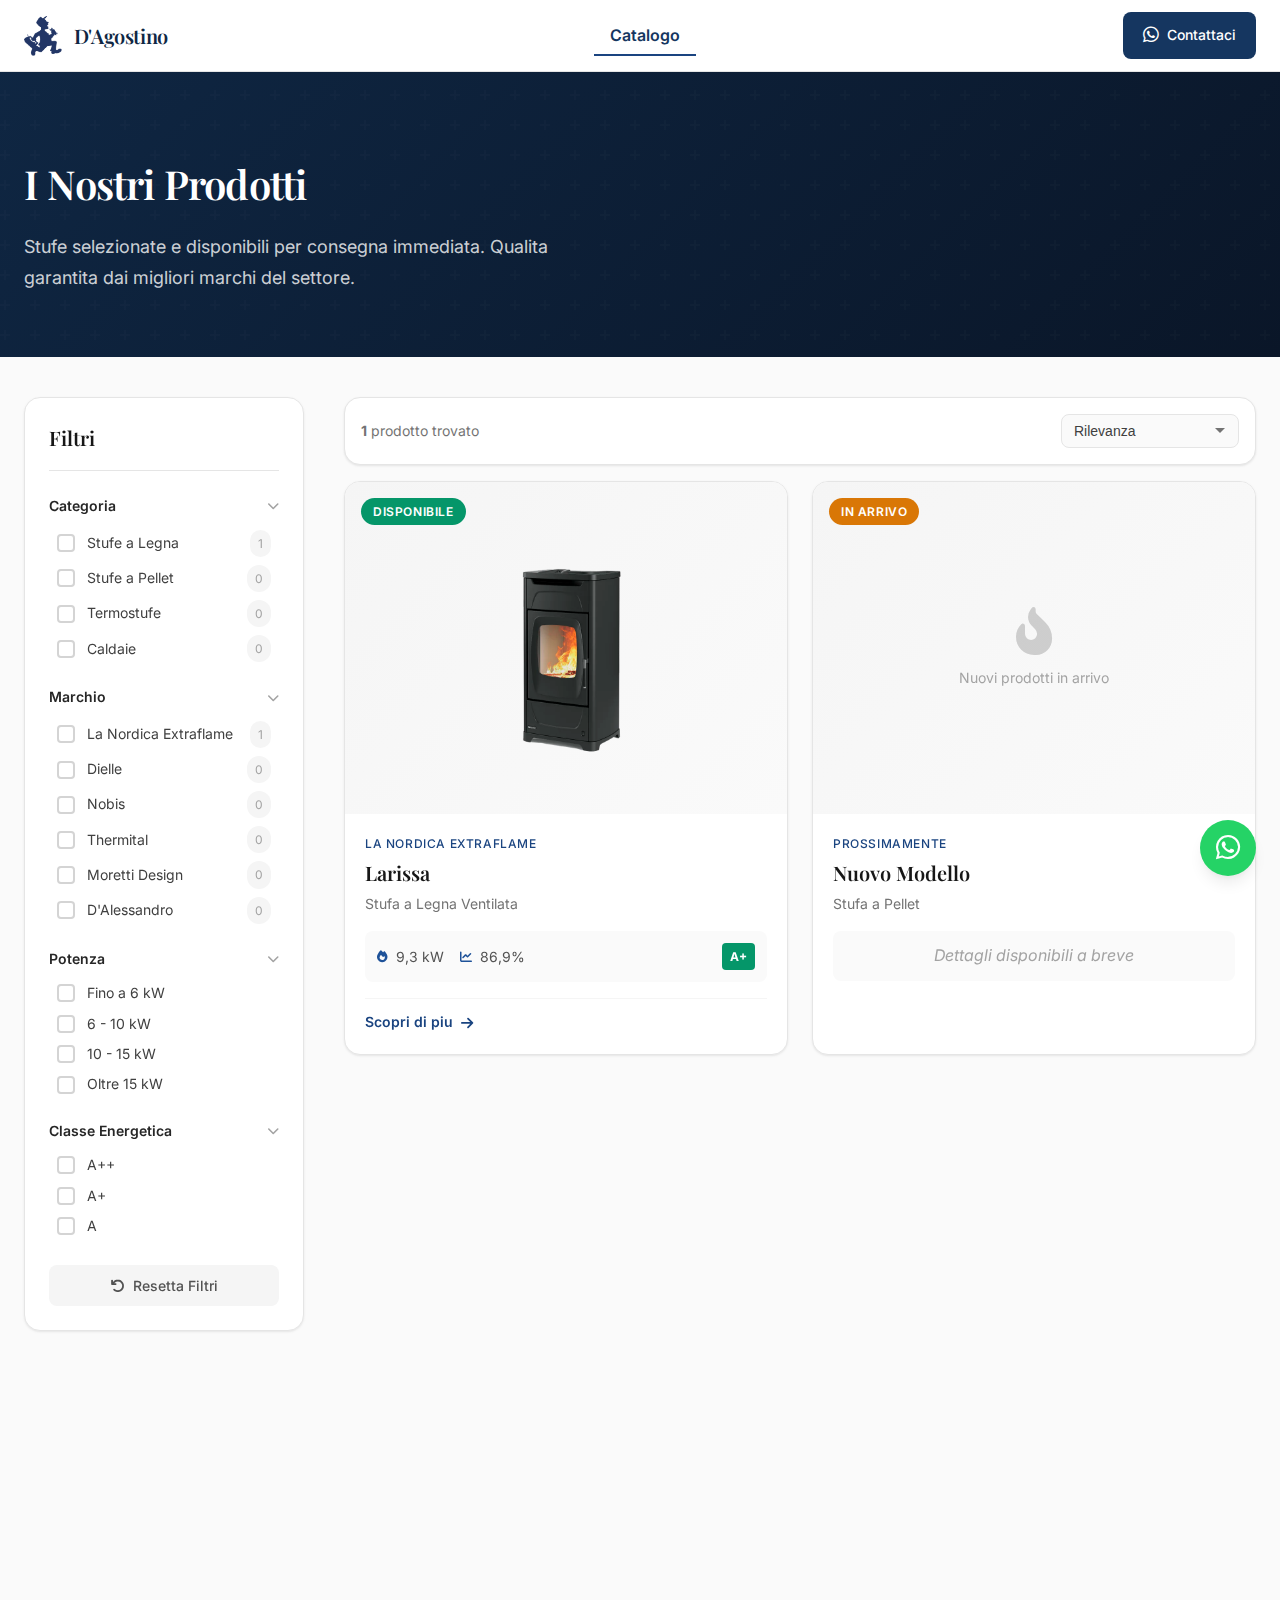
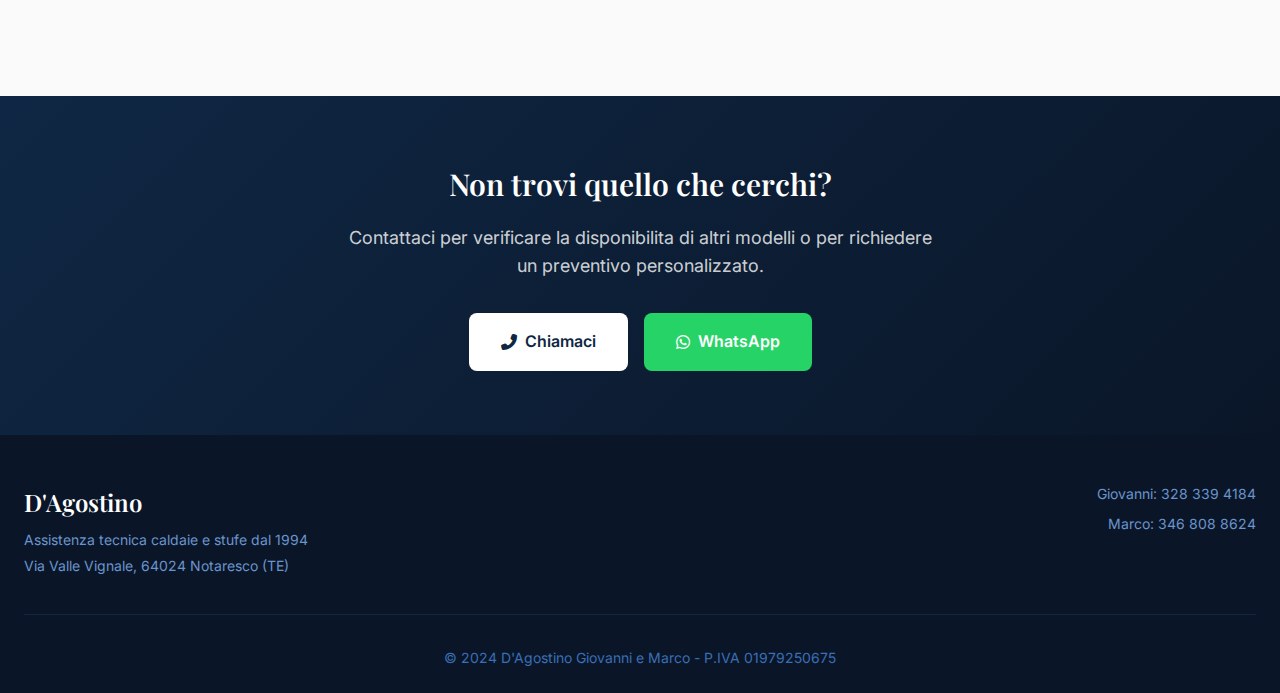
<file: index.html>
<!DOCTYPE html>
<html lang="it">
<head>
    <meta charset="UTF-8">
    <meta name="viewport" content="width=device-width, initial-scale=1.0">
    <meta name="description" content="Catalogo stufe a legna e pellet disponibili in pronta consegna - D'Agostino Giovanni e Marco, Notaresco (TE)">
    <title>Prodotti in Stock | D'Agostino - Stufe e Caldaie</title>

    <!-- Google Fonts - Inter + Playfair Display -->
    <link rel="preconnect" href="https://fonts.googleapis.com">
    <link rel="preconnect" href="https://fonts.gstatic.com" crossorigin>
    <link href="https://fonts.googleapis.com/css2?family=Inter:wght@300;400;500;600;700&family=Playfair+Display:wght@500;600;700&display=swap" rel="stylesheet">

    <!-- Font Awesome -->
    <link rel="stylesheet" href="https://cdnjs.cloudflare.com/ajax/libs/font-awesome/6.4.0/css/all.min.css">

    <link rel="stylesheet" href="css/catalogo.css">
</head>
<body>
    <!-- Minimal Header -->
    <header class="header">
        <div class="container">
            <a href="prodotti.html" class="logo">
                <img src="foto/logo.png" alt="D'Agostino" class="logo-img">
                <span class="logo-text">D'Agostino</span>
            </a>
            <nav class="nav">
                <a href="prodotti.html" class="nav-link active">Catalogo</a>
            </nav>
            <a href="https://wa.me/393468088624" class="header-cta" target="_blank" rel="noopener">
                <i class="fab fa-whatsapp"></i>
                <span>Contattaci</span>
            </a>
            <button class="mobile-menu-btn" id="mobileMenuBtn" aria-label="Menu">
                <span></span>
                <span></span>
                <span></span>
            </button>
        </div>
    </header>

    <!-- Mobile Menu -->
    <div class="mobile-menu" id="mobileMenu">
        <nav class="mobile-nav">
            <a href="prodotti.html" class="mobile-nav-link active">Catalogo</a>
            <a href="https://wa.me/393468088624" class="mobile-nav-link whatsapp" target="_blank" rel="noopener">
                <i class="fab fa-whatsapp"></i> Scrivici su WhatsApp
            </a>
        </nav>
    </div>

    <!-- Page Hero -->
    <section class="page-hero">
        <div class="container">
            <div class="hero-content">
                <h1>I Nostri Prodotti</h1>
                <p>Stufe selezionate e disponibili per consegna immediata. Qualita garantita dai migliori marchi del settore.</p>
            </div>
        </div>
    </section>

    <!-- Catalog Section -->
    <section class="catalog">
        <div class="container">
            <!-- Filters Sidebar -->
            <aside class="filters" id="filters">
                <div class="filters-header">
                    <h3>Filtri</h3>
                    <button class="filters-close" id="filtersClose">
                        <i class="fas fa-times"></i>
                    </button>
                </div>

                <!-- Category Filter -->
                <div class="filter-group">
                    <h4 class="filter-title">
                        <span>Categoria</span>
                        <i class="fas fa-chevron-down"></i>
                    </h4>
                    <div class="filter-options">
                        <label class="filter-option">
                            <input type="checkbox" name="category" value="legna">
                            <span class="checkmark"></span>
                            <span class="option-label">Stufe a Legna</span>
                            <span class="option-count">1</span>
                        </label>
                        <label class="filter-option">
                            <input type="checkbox" name="category" value="pellet">
                            <span class="checkmark"></span>
                            <span class="option-label">Stufe a Pellet</span>
                            <span class="option-count">0</span>
                        </label>
                        <label class="filter-option">
                            <input type="checkbox" name="category" value="termostufe">
                            <span class="checkmark"></span>
                            <span class="option-label">Termostufe</span>
                            <span class="option-count">0</span>
                        </label>
                        <label class="filter-option">
                            <input type="checkbox" name="category" value="caldaie">
                            <span class="checkmark"></span>
                            <span class="option-label">Caldaie</span>
                            <span class="option-count">0</span>
                        </label>
                    </div>
                </div>

                <!-- Brand Filter -->
                <div class="filter-group">
                    <h4 class="filter-title">
                        <span>Marchio</span>
                        <i class="fas fa-chevron-down"></i>
                    </h4>
                    <div class="filter-options">
                        <label class="filter-option">
                            <input type="checkbox" name="brand" value="nordica">
                            <span class="checkmark"></span>
                            <span class="option-label">La Nordica Extraflame</span>
                            <span class="option-count">1</span>
                        </label>
                        <label class="filter-option">
                            <input type="checkbox" name="brand" value="dielle">
                            <span class="checkmark"></span>
                            <span class="option-label">Dielle</span>
                            <span class="option-count">0</span>
                        </label>
                        <label class="filter-option">
                            <input type="checkbox" name="brand" value="nobis">
                            <span class="checkmark"></span>
                            <span class="option-label">Nobis</span>
                            <span class="option-count">0</span>
                        </label>
                        <label class="filter-option">
                            <input type="checkbox" name="brand" value="thermital">
                            <span class="checkmark"></span>
                            <span class="option-label">Thermital</span>
                            <span class="option-count">0</span>
                        </label>
                        <label class="filter-option">
                            <input type="checkbox" name="brand" value="moretti">
                            <span class="checkmark"></span>
                            <span class="option-label">Moretti Design</span>
                            <span class="option-count">0</span>
                        </label>
                        <label class="filter-option">
                            <input type="checkbox" name="brand" value="dalessandro">
                            <span class="checkmark"></span>
                            <span class="option-label">D'Alessandro</span>
                            <span class="option-count">0</span>
                        </label>
                    </div>
                </div>

                <!-- Power Filter -->
                <div class="filter-group">
                    <h4 class="filter-title">
                        <span>Potenza</span>
                        <i class="fas fa-chevron-down"></i>
                    </h4>
                    <div class="filter-options">
                        <label class="filter-option">
                            <input type="checkbox" name="power" value="0-6">
                            <span class="checkmark"></span>
                            <span class="option-label">Fino a 6 kW</span>
                        </label>
                        <label class="filter-option">
                            <input type="checkbox" name="power" value="6-10">
                            <span class="checkmark"></span>
                            <span class="option-label">6 - 10 kW</span>
                        </label>
                        <label class="filter-option">
                            <input type="checkbox" name="power" value="10-15">
                            <span class="checkmark"></span>
                            <span class="option-label">10 - 15 kW</span>
                        </label>
                        <label class="filter-option">
                            <input type="checkbox" name="power" value="15+">
                            <span class="checkmark"></span>
                            <span class="option-label">Oltre 15 kW</span>
                        </label>
                    </div>
                </div>

                <!-- Energy Class Filter -->
                <div class="filter-group">
                    <h4 class="filter-title">
                        <span>Classe Energetica</span>
                        <i class="fas fa-chevron-down"></i>
                    </h4>
                    <div class="filter-options">
                        <label class="filter-option">
                            <input type="checkbox" name="energy" value="a++">
                            <span class="checkmark"></span>
                            <span class="option-label">A++</span>
                        </label>
                        <label class="filter-option">
                            <input type="checkbox" name="energy" value="a+">
                            <span class="checkmark"></span>
                            <span class="option-label">A+</span>
                        </label>
                        <label class="filter-option">
                            <input type="checkbox" name="energy" value="a">
                            <span class="checkmark"></span>
                            <span class="option-label">A</span>
                        </label>
                    </div>
                </div>

                <button class="filters-reset">
                    <i class="fas fa-undo"></i>
                    Resetta Filtri
                </button>
            </aside>

            <!-- Products Grid -->
            <div class="products-area">
                <!-- Toolbar -->
                <div class="toolbar">
                    <div class="toolbar-left">
                        <button class="filter-toggle" id="filterToggle">
                            <i class="fas fa-sliders-h"></i>
                            <span>Filtri</span>
                        </button>
                        <p class="results-count"><strong>1</strong> prodotto trovato</p>
                    </div>
                    <div class="toolbar-right">
                        <div class="sort-select">
                            <select id="sortSelect">
                                <option value="relevance">Rilevanza</option>
                                <option value="name-asc">Nome A-Z</option>
                                <option value="name-desc">Nome Z-A</option>
                                <option value="power-asc">Potenza crescente</option>
                                <option value="power-desc">Potenza decrescente</option>
                            </select>
                        </div>
                    </div>
                </div>

                <!-- Products Grid -->
                <div class="products-grid" id="productsGrid">
                    <!-- Product Card - Larissa -->
                    <article class="product-card" data-category="legna" data-brand="nordica" data-power="6-10" data-energy="a+">
                        <a href="prodotto-larissa.html" class="product-link">
                            <div class="product-image">
                                <span class="product-badge available">Disponibile</span>
                                <img src="media/Larissa HR 1.webp" alt="Stufa a legna Larissa - La Nordica Extraflame" loading="lazy">
                            </div>
                            <div class="product-info">
                                <span class="product-brand">La Nordica Extraflame</span>
                                <h3 class="product-name">Larissa</h3>
                                <p class="product-category">Stufa a Legna Ventilata</p>
                                <div class="product-specs">
                                    <div class="spec">
                                        <i class="fas fa-fire"></i>
                                        <span>9,3 kW</span>
                                    </div>
                                    <div class="spec">
                                        <i class="fas fa-chart-line"></i>
                                        <span>86,9%</span>
                                    </div>
                                    <div class="spec energy-class">
                                        <span>A+</span>
                                    </div>
                                </div>
                                <div class="product-footer">
                                    <span class="view-details">Scopri di piu <i class="fas fa-arrow-right"></i></span>
                                </div>
                            </div>
                        </a>
                    </article>

                    <!-- Placeholder Cards - In arrivo -->
                    <article class="product-card coming-soon" data-category="pellet" data-brand="" data-power="" data-energy="">
                        <div class="product-link">
                            <div class="product-image placeholder">
                                <span class="product-badge soon">In arrivo</span>
                                <div class="placeholder-content">
                                    <i class="fas fa-fire-alt"></i>
                                    <span>Nuovi prodotti in arrivo</span>
                                </div>
                            </div>
                            <div class="product-info">
                                <span class="product-brand">Prossimamente</span>
                                <h3 class="product-name">Nuovo Modello</h3>
                                <p class="product-category">Stufa a Pellet</p>
                                <div class="product-specs placeholder-specs">
                                    <span>Dettagli disponibili a breve</span>
                                </div>
                            </div>
                        </div>
                    </article>

                    <article class="product-card coming-soon" data-category="termostufe" data-brand="" data-power="" data-energy="">
                        <div class="product-link">
                            <div class="product-image placeholder">
                                <span class="product-badge soon">In arrivo</span>
                                <div class="placeholder-content">
                                    <i class="fas fa-fire-alt"></i>
                                    <span>Nuovi prodotti in arrivo</span>
                                </div>
                            </div>
                            <div class="product-info">
                                <span class="product-brand">Prossimamente</span>
                                <h3 class="product-name">Nuovo Modello</h3>
                                <p class="product-category">Termostufa</p>
                                <div class="product-specs placeholder-specs">
                                    <span>Dettagli disponibili a breve</span>
                                </div>
                            </div>
                        </div>
                    </article>
                </div>

                <!-- Empty State (hidden by default) -->
                <div class="empty-state" style="display: none;">
                    <i class="fas fa-search"></i>
                    <h3>Nessun prodotto trovato</h3>
                    <p>Prova a modificare i filtri di ricerca</p>
                    <button class="btn btn-primary">Resetta Filtri</button>
                </div>
            </div>
        </div>
    </section>

    <!-- CTA Section -->
    <section class="cta-section">
        <div class="container">
            <div class="cta-content">
                <h2>Non trovi quello che cerchi?</h2>
                <p>Contattaci per verificare la disponibilita di altri modelli o per richiedere un preventivo personalizzato.</p>
                <div class="cta-buttons">
                    <a href="tel:+393468088624" class="btn btn-light">
                        <i class="fas fa-phone-alt"></i>
                        Chiamaci
                    </a>
                    <a href="https://wa.me/393468088624" class="btn btn-whatsapp" target="_blank" rel="noopener">
                        <i class="fab fa-whatsapp"></i>
                        WhatsApp
                    </a>
                </div>
            </div>
        </div>
    </section>

    <!-- Minimal Footer -->
    <footer class="footer">
        <div class="container">
            <div class="footer-content">
                <div class="footer-brand">
                    <span class="footer-logo">D'Agostino</span>
                    <p>Assistenza tecnica caldaie e stufe dal 1994</p>
                    <p class="footer-address">Via Valle Vignale, 64024 Notaresco (TE)</p>
                </div>
                <div class="footer-contact">
                    <a href="tel:+393283394184">Giovanni: 328 339 4184</a>
                    <a href="tel:+393468088624">Marco: 346 808 8624</a>
                </div>
            </div>
            <div class="footer-bottom">
                <p>&copy; 2024 D'Agostino Giovanni e Marco - P.IVA 01979250675</p>
            </div>
        </div>
    </footer>

    <!-- WhatsApp Float -->
    <a href="https://wa.me/393468088624" class="whatsapp-float" target="_blank" rel="noopener" aria-label="Contattaci su WhatsApp">
        <i class="fab fa-whatsapp"></i>
    </a>

    <script src="js/catalogo.js"></script>
</body>
</html>
</file>
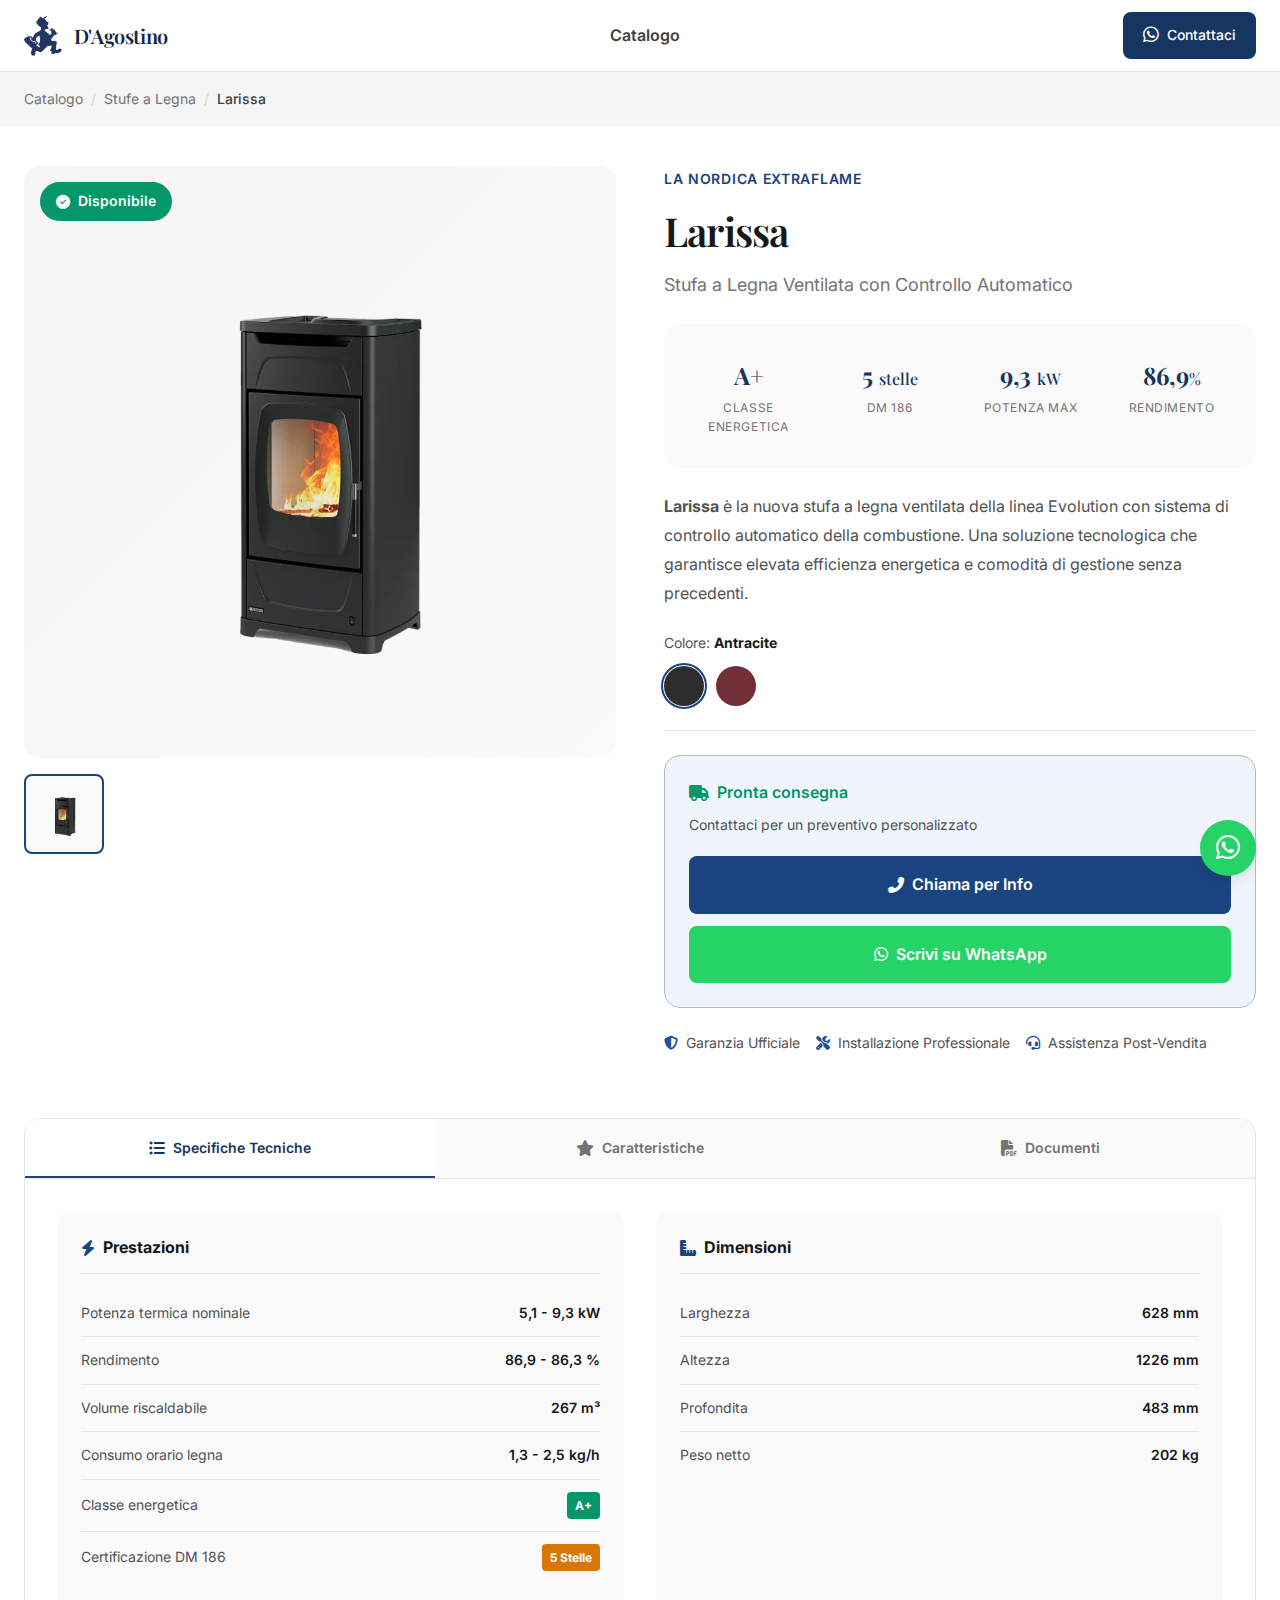
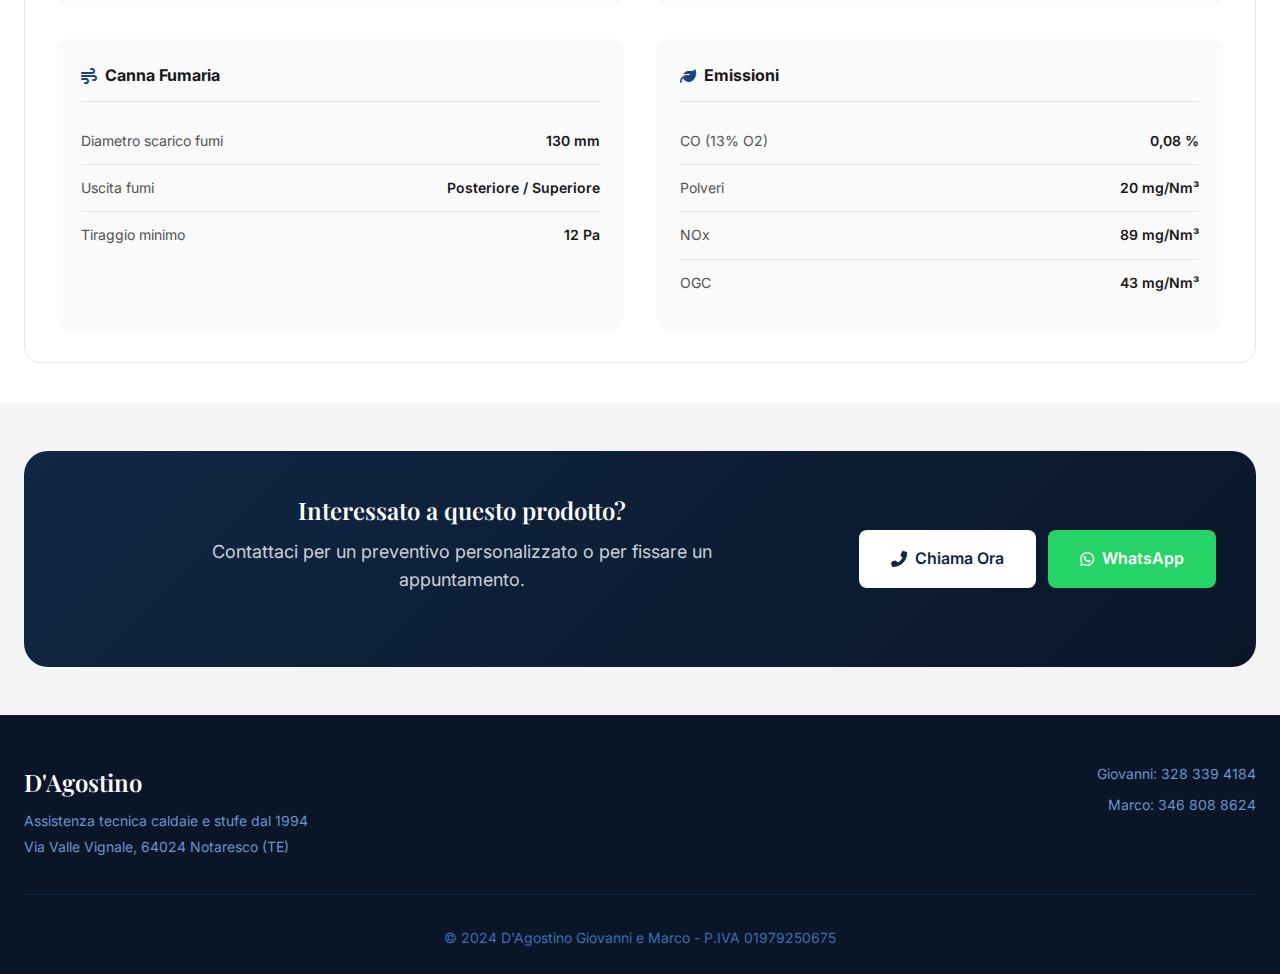
<file: prodotto-larissa.html>
<!DOCTYPE html>
<html lang="it">
<head>
    <meta charset="UTF-8">
    <meta name="viewport" content="width=device-width, initial-scale=1.0">
    <meta name="description" content="Stufa a legna Larissa La Nordica Extraflame - Sistema di controllo automatico della combustione, classe A+, 5 stelle. Disponibile presso D'Agostino.">
    <title>Larissa - Stufa a Legna | D'Agostino</title>

    <!-- Google Fonts -->
    <link rel="preconnect" href="https://fonts.googleapis.com">
    <link rel="preconnect" href="https://fonts.gstatic.com" crossorigin>
    <link href="https://fonts.googleapis.com/css2?family=Inter:wght@300;400;500;600;700&family=Playfair+Display:wght@500;600;700&display=swap" rel="stylesheet">

    <!-- Font Awesome -->
    <link rel="stylesheet" href="https://cdnjs.cloudflare.com/ajax/libs/font-awesome/6.4.0/css/all.min.css">

    <link rel="stylesheet" href="css/catalogo.css">
    <link rel="stylesheet" href="css/prodotto.css">
</head>
<body>
    <!-- Header -->
    <header class="header">
        <div class="container">
            <a href="prodotti.html" class="logo">
                <img src="foto/logo.png" alt="D'Agostino" class="logo-img">
                <span class="logo-text">D'Agostino</span>
            </a>
            <nav class="nav">
                <a href="prodotti.html" class="nav-link">Catalogo</a>
            </nav>
            <a href="https://wa.me/393468088624" class="header-cta" target="_blank" rel="noopener">
                <i class="fab fa-whatsapp"></i>
                <span>Contattaci</span>
            </a>
            <button class="mobile-menu-btn" id="mobileMenuBtn" aria-label="Menu">
                <span></span>
                <span></span>
                <span></span>
            </button>
        </div>
    </header>

    <!-- Mobile Menu -->
    <div class="mobile-menu" id="mobileMenu">
        <nav class="mobile-nav">
            <a href="prodotti.html" class="mobile-nav-link">Catalogo</a>
            <a href="https://wa.me/393468088624" class="mobile-nav-link whatsapp" target="_blank" rel="noopener">
                <i class="fab fa-whatsapp"></i> Scrivici su WhatsApp
            </a>
        </nav>
    </div>

    <!-- Breadcrumb -->
    <nav class="breadcrumb">
        <div class="container">
            <a href="prodotti.html">Catalogo</a>
            <span class="separator">/</span>
            <a href="prodotti.html?categoria=legna">Stufe a Legna</a>
            <span class="separator">/</span>
            <span class="current">Larissa</span>
        </div>
    </nav>

    <!-- Product Section -->
    <section class="product-page">
        <div class="container">
            <div class="product-layout">
                <!-- Gallery -->
                <div class="product-gallery">
                    <div class="gallery-main" id="galleryMain">
                        <span class="availability-badge">
                            <i class="fas fa-check-circle"></i>
                            Disponibile
                        </span>
                        <img id="mainImage" src="media/Larissa HR 1.webp" alt="Stufa a legna Larissa - La Nordica Extraflame">
                        <button class="gallery-zoom" id="zoomBtn" aria-label="Zoom immagine">
                            <i class="fas fa-search-plus"></i>
                        </button>
                    </div>
                    <div class="gallery-thumbs">
                        <button class="thumb active" onclick="changeImage('media/Larissa HR 1.webp', this)">
                            <img src="media/Larissa HR 1.webp" alt="Larissa - Vista 1">
                        </button>
                    </div>
                </div>

                <!-- Product Info -->
                <div class="product-details">
                    <div class="product-header">
                        <span class="brand-label">La Nordica Extraflame</span>
                        <h1 class="product-title">Larissa</h1>
                        <p class="product-subtitle">Stufa a Legna Ventilata con Controllo Automatico</p>
                    </div>

                    <!-- Key Features -->
                    <div class="key-features">
                        <div class="feature">
                            <div class="feature-value">A+</div>
                            <div class="feature-label">Classe Energetica</div>
                        </div>
                        <div class="feature">
                            <div class="feature-value">5 <small>stelle</small></div>
                            <div class="feature-label">DM 186</div>
                        </div>
                        <div class="feature">
                            <div class="feature-value">9,3 <small>kW</small></div>
                            <div class="feature-label">Potenza Max</div>
                        </div>
                        <div class="feature">
                            <div class="feature-value">86,9<small>%</small></div>
                            <div class="feature-label">Rendimento</div>
                        </div>
                    </div>

                    <!-- Description -->
                    <div class="product-description">
                        <p><strong>Larissa</strong> è la nuova stufa a legna ventilata della linea Evolution con sistema di controllo automatico della combustione. Una soluzione tecnologica che garantisce elevata efficienza energetica e comodità di gestione senza precedenti.</p>
                    </div>

                    <!-- Color Selection -->
                    <div class="color-selection">
                        <span class="selection-label">Colore: <strong>Antracite</strong></span>
                        <div class="color-options">
                            <button class="color-btn active" data-color="Antracite" style="--color: #2d2d2d;">
                                <span class="sr-only">Antracite</span>
                            </button>
                            <button class="color-btn" data-color="Bordeaux" style="--color: #722f37;">
                                <span class="sr-only">Bordeaux</span>
                            </button>
                        </div>
                    </div>

                    <!-- CTA Box -->
                    <div class="cta-box">
                        <div class="cta-info">
                            <div class="stock-status">
                                <i class="fas fa-truck"></i>
                                <span>Pronta consegna</span>
                            </div>
                            <p class="cta-note">Contattaci per un preventivo personalizzato</p>
                        </div>
                        <div class="cta-buttons">
                            <a href="tel:+393468088624" class="btn btn-primary btn-block">
                                <i class="fas fa-phone-alt"></i>
                                Chiama per Info
                            </a>
                            <a href="https://wa.me/393468088624?text=Salve%2C%20scrivo%20per%20informazioni%20riguardo%20La%20Nordica%20Extraflame%20Larissa%2C%20dal%20sito%20assistenzadagostino.it" class="btn btn-whatsapp btn-block" target="_blank" rel="noopener">
                                <i class="fab fa-whatsapp"></i>
                                Scrivi su WhatsApp
                            </a>
                        </div>
                    </div>

                    <!-- Trust Signals -->
                    <div class="trust-signals">
                        <div class="signal">
                            <i class="fas fa-shield-alt"></i>
                            <span>Garanzia Ufficiale</span>
                        </div>
                        <div class="signal">
                            <i class="fas fa-tools"></i>
                            <span>Installazione Professionale</span>
                        </div>
                        <div class="signal">
                            <i class="fas fa-headset"></i>
                            <span>Assistenza Post-Vendita</span>
                        </div>
                    </div>
                </div>
            </div>

            <!-- Product Tabs -->
            <div class="product-tabs">
                <div class="tabs-header">
                    <button class="tab-btn active" data-tab="specifiche">
                        <i class="fas fa-list-ul"></i>
                        Specifiche Tecniche
                    </button>
                    <button class="tab-btn" data-tab="caratteristiche">
                        <i class="fas fa-star"></i>
                        Caratteristiche
                    </button>
                    <button class="tab-btn" data-tab="documenti">
                        <i class="fas fa-file-pdf"></i>
                        Documenti
                    </button>
                </div>

                <div class="tabs-content">
                    <!-- Specifiche Tab -->
                    <div id="specifiche" class="tab-panel active">
                        <div class="specs-container">
                            <div class="spec-group">
                                <h3><i class="fas fa-bolt"></i> Prestazioni</h3>
                                <dl class="spec-list">
                                    <div class="spec-row">
                                        <dt>Potenza termica nominale</dt>
                                        <dd>5,1 - 9,3 kW</dd>
                                    </div>
                                    <div class="spec-row">
                                        <dt>Rendimento</dt>
                                        <dd>86,9 - 86,3 %</dd>
                                    </div>
                                    <div class="spec-row">
                                        <dt>Volume riscaldabile</dt>
                                        <dd>267 m³</dd>
                                    </div>
                                    <div class="spec-row">
                                        <dt>Consumo orario legna</dt>
                                        <dd>1,3 - 2,5 kg/h</dd>
                                    </div>
                                    <div class="spec-row">
                                        <dt>Classe energetica</dt>
                                        <dd><span class="badge energy">A+</span></dd>
                                    </div>
                                    <div class="spec-row">
                                        <dt>Certificazione DM 186</dt>
                                        <dd><span class="badge stars">5 Stelle</span></dd>
                                    </div>
                                </dl>
                            </div>

                            <div class="spec-group">
                                <h3><i class="fas fa-ruler-combined"></i> Dimensioni</h3>
                                <dl class="spec-list">
                                    <div class="spec-row">
                                        <dt>Larghezza</dt>
                                        <dd>628 mm</dd>
                                    </div>
                                    <div class="spec-row">
                                        <dt>Altezza</dt>
                                        <dd>1226 mm</dd>
                                    </div>
                                    <div class="spec-row">
                                        <dt>Profondita</dt>
                                        <dd>483 mm</dd>
                                    </div>
                                    <div class="spec-row">
                                        <dt>Peso netto</dt>
                                        <dd>202 kg</dd>
                                    </div>
                                </dl>
                            </div>

                            <div class="spec-group">
                                <h3><i class="fas fa-wind"></i> Canna Fumaria</h3>
                                <dl class="spec-list">
                                    <div class="spec-row">
                                        <dt>Diametro scarico fumi</dt>
                                        <dd>130 mm</dd>
                                    </div>
                                    <div class="spec-row">
                                        <dt>Uscita fumi</dt>
                                        <dd>Posteriore / Superiore</dd>
                                    </div>
                                    <div class="spec-row">
                                        <dt>Tiraggio minimo</dt>
                                        <dd>12 Pa</dd>
                                    </div>
                                </dl>
                            </div>

                            <div class="spec-group">
                                <h3><i class="fas fa-leaf"></i> Emissioni</h3>
                                <dl class="spec-list">
                                    <div class="spec-row">
                                        <dt>CO (13% O2)</dt>
                                        <dd>0,08 %</dd>
                                    </div>
                                    <div class="spec-row">
                                        <dt>Polveri</dt>
                                        <dd>20 mg/Nm³</dd>
                                    </div>
                                    <div class="spec-row">
                                        <dt>NOx</dt>
                                        <dd>89 mg/Nm³</dd>
                                    </div>
                                    <div class="spec-row">
                                        <dt>OGC</dt>
                                        <dd>43 mg/Nm³</dd>
                                    </div>
                                </dl>
                            </div>
                        </div>
                    </div>

                    <!-- Caratteristiche Tab -->
                    <div id="caratteristiche" class="tab-panel">
                        <div class="features-grid">
                            <div class="feature-card">
                                <div class="feature-icon">
                                    <i class="fas fa-microchip"></i>
                                </div>
                                <h4>Controllo Automatico</h4>
                                <p>Sistema elettronico che regola automaticamente l'ingresso delle arie comburenti per massima efficienza.</p>
                            </div>

                            <div class="feature-card">
                                <div class="feature-icon">
                                    <i class="fas fa-wifi"></i>
                                </div>
                                <h4>WiFi Integrato</h4>
                                <p>Modulo WiFi per il controllo remoto tramite app dedicata. Gestisci il riscaldamento ovunque tu sia.</p>
                            </div>

                            <div class="feature-card">
                                <div class="feature-icon">
                                    <i class="fas fa-thermometer-half"></i>
                                </div>
                                <h4>Radiocomando</h4>
                                <p>Radiocomando "palmare" incluso con funzione termostato per controllo preciso della temperatura.</p>
                            </div>

                            <div class="feature-card">
                                <div class="feature-icon">
                                    <i class="fas fa-leaf"></i>
                                </div>
                                <h4>Modalita Eco</h4>
                                <p>Aumenta fino al 50% la durata delle braci mantenendo il calore piu a lungo.</p>
                            </div>

                            <div class="feature-card">
                                <div class="feature-icon">
                                    <i class="fas fa-fan"></i>
                                </div>
                                <h4>Ventilazione Escludibile</h4>
                                <p>Ventilazione frontale escludibile per funzionamento silenzioso in convezione naturale.</p>
                            </div>

                            <div class="feature-card">
                                <div class="feature-icon">
                                    <i class="fas fa-fire-alt"></i>
                                </div>
                                <h4>Focolare Nordiker</h4>
                                <p>Materiale refrattario brevettato con ampia visione del fuoco attraverso vetro ceramico.</p>
                            </div>

                            <div class="feature-card">
                                <div class="feature-icon">
                                    <i class="fas fa-gem"></i>
                                </div>
                                <h4>Ghisa Smaltata</h4>
                                <p>Frontali, porta, top e basamento in ghisa smaltata per durata superiore e finitura elegante.</p>
                            </div>

                            <div class="feature-card">
                                <div class="feature-icon">
                                    <i class="fas fa-couch"></i>
                                </div>
                                <h4>Design Moderno</h4>
                                <p>Design contemporaneo che si integra perfettamente in ogni tipo di ambiente.</p>
                            </div>
                        </div>
                    </div>

                    <!-- Documenti Tab -->
                    <div id="documenti" class="tab-panel">
                        <div class="documents-list">
                            <a href="media/004301605-001 BC LARISSA.16.pdf" class="document-item" target="_blank" rel="noopener">
                                <div class="document-icon">
                                    <i class="fas fa-file-pdf"></i>
                                </div>
                                <div class="document-info">
                                    <h4>Scheda Tecnica</h4>
                                    <p>Specifiche tecniche complete del prodotto</p>
                                </div>
                                <div class="document-action">
                                    <span class="file-type">PDF</span>
                                    <i class="fas fa-download"></i>
                                </div>
                            </a>

                            <a href="media/004301731-001 EB LARISSA.16.pdf" class="document-item" target="_blank" rel="noopener">
                                <div class="document-icon">
                                    <i class="fas fa-tag"></i>
                                </div>
                                <div class="document-info">
                                    <h4>Etichetta Energetica</h4>
                                    <p>Classificazione energetica del prodotto</p>
                                </div>
                                <div class="document-action">
                                    <span class="file-type">PDF</span>
                                    <i class="fas fa-download"></i>
                                </div>
                            </a>

                            <a href="https://www.lanordica-extraflame.com/it/la-nordica/stufe-legna/larissa16" class="document-item" target="_blank" rel="noopener">
                                <div class="document-icon">
                                    <i class="fas fa-external-link-alt"></i>
                                </div>
                                <div class="document-info">
                                    <h4>Pagina Ufficiale</h4>
                                    <p>Visita il sito La Nordica Extraflame</p>
                                </div>
                                <div class="document-action">
                                    <span class="file-type">Link</span>
                                    <i class="fas fa-arrow-right"></i>
                                </div>
                            </a>
                        </div>
                    </div>
                </div>
            </div>
        </div>
    </section>

    <!-- Contact CTA -->
    <section class="contact-cta">
        <div class="container">
            <div class="cta-card">
                <div class="cta-content">
                    <h2>Interessato a questo prodotto?</h2>
                    <p>Contattaci per un preventivo personalizzato o per fissare un appuntamento.</p>
                </div>
                <div class="cta-actions">
                    <a href="tel:+393468088624" class="btn btn-light">
                        <i class="fas fa-phone-alt"></i>
                        Chiama Ora
                    </a>
                    <a href="https://wa.me/393468088624?text=Salve%2C%20scrivo%20per%20informazioni%20riguardo%20La%20Nordica%20Extraflame%20Larissa%2C%20dal%20sito%20assistenzadagostino.it" class="btn btn-whatsapp" target="_blank" rel="noopener">
                        <i class="fab fa-whatsapp"></i>
                        WhatsApp
                    </a>
                </div>
            </div>
        </div>
    </section>

    <!-- Footer -->
    <footer class="footer">
        <div class="container">
            <div class="footer-content">
                <div class="footer-brand">
                    <span class="footer-logo">D'Agostino</span>
                    <p>Assistenza tecnica caldaie e stufe dal 1994</p>
                    <p class="footer-address">Via Valle Vignale, 64024 Notaresco (TE)</p>
                </div>
                <div class="footer-contact">
                    <a href="tel:+393283394184">Giovanni: 328 339 4184</a>
                    <a href="tel:+393468088624">Marco: 346 808 8624</a>
                </div>
            </div>
            <div class="footer-bottom">
                <p>&copy; 2024 D'Agostino Giovanni e Marco - P.IVA 01979250675</p>
            </div>
        </div>
    </footer>

    <!-- WhatsApp Float -->
    <a href="https://wa.me/393468088624" class="whatsapp-float" target="_blank" rel="noopener" aria-label="Contattaci su WhatsApp">
        <i class="fab fa-whatsapp"></i>
    </a>

    <script src="js/catalogo.js"></script>
    <script>
        // Image Gallery
        function changeImage(src, btn) {
            document.getElementById('mainImage').src = src;
            document.querySelectorAll('.thumb').forEach(t => t.classList.remove('active'));
            btn.classList.add('active');
            // Reset zoom quando cambi immagine
            document.getElementById('galleryMain').classList.remove('zoomed');
            updateZoomIcon();
        }

        // Zoom in-place
        const galleryMain = document.getElementById('galleryMain');
        const mainImage = document.getElementById('mainImage');
        const zoomBtn = document.getElementById('zoomBtn');
        let isZoomed = false;

        function toggleZoom() {
            isZoomed = !isZoomed;
            galleryMain.classList.toggle('zoomed', isZoomed);
            updateZoomIcon();
        }

        function updateZoomIcon() {
            const icon = zoomBtn.querySelector('i');
            if (galleryMain.classList.contains('zoomed')) {
                icon.className = 'fas fa-search-minus';
            } else {
                icon.className = 'fas fa-search-plus';
            }
        }

        // Funzione per calcolare punto di zoom
        function setZoomOrigin(clientX, clientY) {
            const rect = galleryMain.getBoundingClientRect();
            const x = ((clientX - rect.left) / rect.width) * 100;
            const y = ((clientY - rect.top) / rect.height) * 100;
            mainImage.style.transformOrigin = `${x}% ${y}%`;
        }

        // Click su pulsante zoom
        zoomBtn.addEventListener('click', (e) => {
            e.stopPropagation();
            if (!isZoomed) {
                mainImage.style.transformOrigin = 'center center';
            }
            toggleZoom();
        });

        // Click/tap su immagine
        mainImage.addEventListener('click', (e) => {
            if (!isZoomed) {
                // Prima attivazione: zoom sul punto cliccato
                setZoomOrigin(e.clientX, e.clientY);
            }
            toggleZoom();
        });

        // Touch su mobile - zoom sul punto toccato
        mainImage.addEventListener('touchend', (e) => {
            if (e.touches.length === 0 && e.changedTouches.length > 0) {
                const touch = e.changedTouches[0];
                if (!isZoomed) {
                    setZoomOrigin(touch.clientX, touch.clientY);
                }
            }
        });

        // Movimento mouse quando zoomed (desktop)
        galleryMain.addEventListener('mousemove', (e) => {
            if (!isZoomed || window.innerWidth <= 768) return;
            setZoomOrigin(e.clientX, e.clientY);
        });

        // Reset transform origin quando esce (desktop)
        galleryMain.addEventListener('mouseleave', () => {
            if (isZoomed && window.innerWidth > 768) {
                mainImage.style.transformOrigin = 'center center';
            }
        });

        // Tabs
        document.querySelectorAll('.tab-btn').forEach(btn => {
            btn.addEventListener('click', () => {
                const tabId = btn.dataset.tab;
                document.querySelectorAll('.tab-btn').forEach(b => b.classList.remove('active'));
                document.querySelectorAll('.tab-panel').forEach(p => p.classList.remove('active'));
                btn.classList.add('active');
                document.getElementById(tabId).classList.add('active');
            });
        });

        // Color Selection
        document.querySelectorAll('.color-btn').forEach(btn => {
            btn.addEventListener('click', () => {
                document.querySelectorAll('.color-btn').forEach(b => b.classList.remove('active'));
                btn.classList.add('active');
                document.querySelector('.selection-label strong').textContent = btn.dataset.color;
            });
        });
    </script>
</body>
</html>
</file>
<file: css/catalogo.css>
/* ============================================
   D'Agostino - Catalogo Prodotti
   Design System - Elegant & Professional
   ============================================ */

/* CSS Variables - Elegant Palette */
:root {
    /* Primary - Deep Navy */
    --primary-900: #0a1628;
    --primary-800: #0f2744;
    --primary-700: #153660;
    --primary-600: #1a4480;
    --primary-500: #1e5299;
    --primary-400: #3a6eb5;
    --primary-300: #6b94cc;
    --primary-200: #a3bde0;
    --primary-100: #dbe6f4;
    --primary-50: #f0f5fb;

    /* Accent - Warm Bronze/Copper */
    --accent-600: #92400e;
    --accent-500: #b45309;
    --accent-400: #d97706;
    --accent-300: #f59e0b;
    --accent-200: #fbbf24;
    --accent-100: #fef3c7;

    /* Neutral - Warm Grays */
    --neutral-950: #0c0c0c;
    --neutral-900: #171717;
    --neutral-800: #262626;
    --neutral-700: #404040;
    --neutral-600: #525252;
    --neutral-500: #737373;
    --neutral-400: #a3a3a3;
    --neutral-300: #d4d4d4;
    --neutral-200: #e5e5e5;
    --neutral-100: #f5f5f5;
    --neutral-50: #fafafa;
    --white: #ffffff;

    /* Functional */
    --success: #059669;
    --success-light: #d1fae5;
    --warning: #d97706;
    --error: #dc2626;
    --whatsapp: #25d366;

    /* Typography */
    --font-display: 'Playfair Display', Georgia, serif;
    --font-body: 'Inter', -apple-system, BlinkMacSystemFont, sans-serif;

    /* Font Sizes - Fluid Typography */
    --text-xs: 0.75rem;
    --text-sm: 0.875rem;
    --text-base: 1rem;
    --text-lg: 1.125rem;
    --text-xl: 1.25rem;
    --text-2xl: 1.5rem;
    --text-3xl: 1.875rem;
    --text-4xl: 2.5rem;
    --text-5xl: 3.5rem;

    /* Spacing */
    --space-1: 0.25rem;
    --space-2: 0.5rem;
    --space-3: 0.75rem;
    --space-4: 1rem;
    --space-5: 1.25rem;
    --space-6: 1.5rem;
    --space-8: 2rem;
    --space-10: 2.5rem;
    --space-12: 3rem;
    --space-16: 4rem;
    --space-20: 5rem;
    --space-24: 6rem;

    /* Layout */
    --container-max: 1400px;
    --header-height: 72px;
    --sidebar-width: 280px;

    /* Effects */
    --shadow-xs: 0 1px 2px rgba(0, 0, 0, 0.04);
    --shadow-sm: 0 1px 3px rgba(0, 0, 0, 0.06), 0 1px 2px rgba(0, 0, 0, 0.04);
    --shadow-md: 0 4px 6px -1px rgba(0, 0, 0, 0.08), 0 2px 4px -1px rgba(0, 0, 0, 0.04);
    --shadow-lg: 0 10px 15px -3px rgba(0, 0, 0, 0.08), 0 4px 6px -2px rgba(0, 0, 0, 0.04);
    --shadow-xl: 0 20px 25px -5px rgba(0, 0, 0, 0.1), 0 10px 10px -5px rgba(0, 0, 0, 0.04);
    --shadow-inner: inset 0 2px 4px 0 rgba(0, 0, 0, 0.04);

    --radius-sm: 4px;
    --radius: 8px;
    --radius-md: 12px;
    --radius-lg: 16px;
    --radius-xl: 24px;
    --radius-full: 9999px;

    --transition-fast: 150ms cubic-bezier(0.4, 0, 0.2, 1);
    --transition: 250ms cubic-bezier(0.4, 0, 0.2, 1);
    --transition-slow: 400ms cubic-bezier(0.4, 0, 0.2, 1);
}

/* Reset */
*, *::before, *::after {
    margin: 0;
    padding: 0;
    box-sizing: border-box;
}

html {
    scroll-behavior: smooth;
    -webkit-font-smoothing: antialiased;
    -moz-osx-font-smoothing: grayscale;
}

body {
    font-family: var(--font-body);
    font-size: var(--text-base);
    line-height: 1.6;
    color: var(--neutral-700);
    background-color: var(--neutral-50);
}

body.menu-open {
    overflow: hidden;
}

img {
    max-width: 100%;
    height: auto;
    display: block;
}

a {
    color: inherit;
    text-decoration: none;
}

button {
    font-family: inherit;
    cursor: pointer;
    border: none;
    background: none;
}

/* Container */
.container {
    width: 100%;
    max-width: var(--container-max);
    margin: 0 auto;
    padding: 0 var(--space-6);
}

/* ============================================
   HEADER
   ============================================ */
.header {
    position: fixed;
    top: 0;
    left: 0;
    right: 0;
    height: var(--header-height);
    background: var(--white);
    border-bottom: 1px solid var(--neutral-200);
    z-index: 100;
}

.header .container {
    height: 100%;
    display: flex;
    align-items: center;
    justify-content: space-between;
}

.logo {
    display: flex;
    align-items: center;
    gap: var(--space-3);
}

.logo-img {
    height: 40px;
    width: auto;
    filter: brightness(0) saturate(100%) invert(18%) sepia(43%) saturate(1088%) hue-rotate(188deg) brightness(95%) contrast(94%);
}

.logo-text {
    font-family: var(--font-display);
    font-size: var(--text-xl);
    font-weight: 600;
    color: var(--primary-800);
    letter-spacing: -0.02em;
}

.nav {
    display: flex;
    align-items: center;
    gap: var(--space-8);
}

.nav-link {
    font-size: var(--text-base);
    font-weight: 600;
    color: var(--neutral-700);
    padding: var(--space-2) var(--space-4);
    position: relative;
    transition: color var(--transition);
}

.nav-link::after {
    content: '';
    position: absolute;
    bottom: 0;
    left: 0;
    width: 0;
    height: 2px;
    background: var(--primary-600);
    transition: width var(--transition);
}

.nav-link:hover,
.nav-link.active {
    color: var(--primary-700);
}

.nav-link.active::after,
.nav-link:hover::after {
    width: 100%;
}

.header-cta {
    display: flex;
    align-items: center;
    gap: var(--space-2);
    padding: var(--space-3) var(--space-5);
    background: var(--primary-700);
    color: var(--white);
    font-size: var(--text-sm);
    font-weight: 500;
    border-radius: var(--radius);
    transition: all var(--transition);
}

.header-cta:hover {
    background: var(--primary-800);
    transform: translateY(-1px);
}

.header-cta i {
    font-size: var(--text-lg);
}

/* Mobile Menu Button */
.mobile-menu-btn {
    display: none;
    flex-direction: column;
    justify-content: center;
    gap: 5px;
    width: 24px;
    height: 24px;
    z-index: 101;
}

.mobile-menu-btn span {
    display: block;
    width: 100%;
    height: 2px;
    background: var(--neutral-700);
    border-radius: var(--radius-full);
    transition: all var(--transition);
}

.mobile-menu-btn.active span:nth-child(1) {
    transform: rotate(45deg) translate(5px, 5px);
}

.mobile-menu-btn.active span:nth-child(2) {
    opacity: 0;
}

.mobile-menu-btn.active span:nth-child(3) {
    transform: rotate(-45deg) translate(5px, -5px);
}

/* Mobile Menu */
.mobile-menu {
    display: none;
    position: fixed;
    top: var(--header-height);
    left: 0;
    right: 0;
    bottom: 0;
    background: var(--white);
    z-index: 99;
    padding: var(--space-6);
    transform: translateX(100%);
    transition: transform var(--transition);
}

.mobile-menu.open {
    transform: translateX(0);
}

.mobile-nav {
    display: flex;
    flex-direction: column;
    gap: var(--space-2);
}

.mobile-nav-link {
    padding: var(--space-4);
    font-size: var(--text-lg);
    font-weight: 500;
    color: var(--neutral-700);
    border-radius: var(--radius);
    transition: all var(--transition);
}

.mobile-nav-link:hover,
.mobile-nav-link.active {
    background: var(--primary-50);
    color: var(--primary-700);
}

.mobile-nav-link.whatsapp {
    margin-top: var(--space-4);
    background: var(--whatsapp);
    color: var(--white);
    text-align: center;
}

/* ============================================
   PAGE HERO
   ============================================ */
.page-hero {
    padding: calc(var(--header-height) + var(--space-20)) 0 var(--space-16);
    background: linear-gradient(135deg, var(--primary-800) 0%, var(--primary-900) 100%);
    position: relative;
    overflow: hidden;
}

.page-hero::before {
    content: '';
    position: absolute;
    top: 0;
    left: 0;
    right: 0;
    bottom: 0;
    background: url("data:image/svg+xml,%3Csvg width='60' height='60' viewBox='0 0 60 60' xmlns='http://www.w3.org/2000/svg'%3E%3Cg fill='none' fill-rule='evenodd'%3E%3Cg fill='%23ffffff' fill-opacity='0.03'%3E%3Cpath d='M36 34v-4h-2v4h-4v2h4v4h2v-4h4v-2H36zM36 4V0h-2v4h-4v2h4v4h2V6h4V4H36zM6 34v-4H4v4H0v2h4v4h2v-4h4v-2H6zM6 4V0H4v4H0v2h4v4h2V6h4V4H6z'/%3E%3C/g%3E%3C/g%3E%3C/svg%3E");
    opacity: 0.5;
}

.hero-content {
    position: relative;
    max-width: 600px;
}

.page-hero h1 {
    font-family: var(--font-display);
    font-size: var(--text-4xl);
    font-weight: 600;
    color: var(--white);
    margin-bottom: var(--space-4);
    letter-spacing: -0.02em;
}

.page-hero p {
    font-size: var(--text-lg);
    color: rgba(255, 255, 255, 0.8);
    line-height: 1.7;
}

/* ============================================
   CATALOG LAYOUT
   ============================================ */
.catalog {
    padding: var(--space-10) 0 var(--space-20);
}

.catalog .container {
    display: grid;
    grid-template-columns: var(--sidebar-width) 1fr;
    gap: var(--space-10);
}

/* ============================================
   FILTERS SIDEBAR
   ============================================ */
.filters {
    position: sticky;
    top: calc(var(--header-height) + var(--space-6));
    height: fit-content;
    background: var(--white);
    border-radius: var(--radius-lg);
    padding: var(--space-6);
    box-shadow: var(--shadow-sm);
    border: 1px solid var(--neutral-200);
}

.filters-header {
    display: flex;
    align-items: center;
    justify-content: space-between;
    margin-bottom: var(--space-6);
    padding-bottom: var(--space-4);
    border-bottom: 1px solid var(--neutral-200);
}

.filters-header h3 {
    font-family: var(--font-display);
    font-size: var(--text-xl);
    font-weight: 600;
    color: var(--neutral-900);
}

.filters-close {
    display: none;
    width: 32px;
    height: 32px;
    align-items: center;
    justify-content: center;
    color: var(--neutral-500);
    border-radius: var(--radius);
    transition: all var(--transition);
}

.filters-close:hover {
    background: var(--neutral-100);
    color: var(--neutral-700);
}

.filter-group {
    margin-bottom: var(--space-5);
}

.filter-group:last-of-type {
    margin-bottom: var(--space-6);
}

.filter-title {
    display: flex;
    align-items: center;
    justify-content: space-between;
    font-size: var(--text-sm);
    font-weight: 600;
    color: var(--neutral-800);
    margin-bottom: var(--space-2);
    cursor: pointer;
}

.filter-title i {
    font-size: var(--text-xs);
    color: var(--neutral-400);
    transition: transform var(--transition);
}

.filter-group.collapsed .filter-title i {
    transform: rotate(-90deg);
}

.filter-group.collapsed .filter-options {
    display: none;
}

.filter-options {
    display: flex;
    flex-direction: column;
    gap: 0;
}

.filter-option {
    display: flex;
    align-items: center;
    gap: var(--space-3);
    padding: var(--space-1) var(--space-2);
    border-radius: var(--radius);
    cursor: pointer;
    transition: background var(--transition);
}

.filter-option:hover {
    background: var(--neutral-50);
}

.filter-option input[type="checkbox"] {
    display: none;
}

.checkmark {
    width: 18px;
    height: 18px;
    border: 2px solid var(--neutral-300);
    border-radius: var(--radius-sm);
    display: flex;
    align-items: center;
    justify-content: center;
    transition: all var(--transition);
    flex-shrink: 0;
}

.checkmark::after {
    content: '\f00c';
    font-family: 'Font Awesome 6 Free';
    font-weight: 900;
    font-size: 10px;
    color: var(--white);
    opacity: 0;
    transform: scale(0);
    transition: all var(--transition);
}

.filter-option input:checked + .checkmark {
    background: var(--primary-600);
    border-color: var(--primary-600);
}

.filter-option input:checked + .checkmark::after {
    opacity: 1;
    transform: scale(1);
}

.option-label {
    flex: 1;
    font-size: var(--text-sm);
    color: var(--neutral-700);
}

.option-count {
    font-size: var(--text-xs);
    color: var(--neutral-400);
    background: var(--neutral-100);
    padding: var(--space-1) var(--space-2);
    border-radius: var(--radius-full);
}

.filters-reset {
    width: 100%;
    padding: var(--space-3);
    font-size: var(--text-sm);
    font-weight: 500;
    color: var(--neutral-600);
    background: var(--neutral-100);
    border-radius: var(--radius);
    display: flex;
    align-items: center;
    justify-content: center;
    gap: var(--space-2);
    transition: all var(--transition);
}

.filters-reset:hover {
    background: var(--neutral-200);
    color: var(--neutral-800);
}

/* ============================================
   PRODUCTS AREA
   ============================================ */
.products-area {
    min-width: 0;
}

/* Toolbar */
.toolbar {
    display: flex;
    align-items: center;
    justify-content: space-between;
    margin-bottom: var(--space-4);
    padding: var(--space-4);
    background: var(--white);
    border-radius: var(--radius-lg);
    box-shadow: var(--shadow-sm);
    border: 1px solid var(--neutral-200);
}

.toolbar-left {
    display: flex;
    align-items: center;
    gap: var(--space-4);
}

.filter-toggle {
    display: none;
    align-items: center;
    gap: var(--space-2);
    padding: var(--space-2) var(--space-4);
    font-size: var(--text-sm);
    font-weight: 500;
    color: var(--neutral-700);
    background: var(--neutral-100);
    border-radius: var(--radius);
    transition: all var(--transition);
}

.filter-toggle:hover {
    background: var(--neutral-200);
}

.results-count {
    font-size: var(--text-sm);
    color: var(--neutral-500);
}

.toolbar-right {
    display: flex;
    align-items: center;
    gap: var(--space-4);
}

.sort-select select {
    padding: var(--space-2) var(--space-8) var(--space-2) var(--space-3);
    font-size: var(--text-sm);
    color: var(--neutral-700);
    background: var(--neutral-50);
    border: 1px solid var(--neutral-200);
    border-radius: var(--radius);
    cursor: pointer;
    appearance: none;
    background-image: url("data:image/svg+xml,%3Csvg xmlns='http://www.w3.org/2000/svg' width='12' height='12' viewBox='0 0 12 12'%3E%3Cpath fill='%23737373' d='M6 8L1 3h10z'/%3E%3C/svg%3E");
    background-repeat: no-repeat;
    background-position: right 12px center;
}

.view-toggle {
    display: none;
}

/* Active Filters */
.active-filters {
    display: flex;
    flex-wrap: wrap;
    align-items: center;
    gap: var(--space-2);
    margin-bottom: var(--space-6);
}

.active-filter {
    display: inline-flex;
    align-items: center;
    gap: var(--space-2);
    padding: var(--space-1) var(--space-2) var(--space-1) var(--space-3);
    background: var(--primary-50);
    color: var(--primary-700);
    font-size: var(--text-sm);
    font-weight: 500;
    border-radius: var(--radius-full);
    border: 1px solid var(--primary-200);
}

.active-filter button {
    width: 20px;
    height: 20px;
    display: flex;
    align-items: center;
    justify-content: center;
    color: var(--primary-400);
    border-radius: var(--radius-full);
    transition: all var(--transition);
}

.active-filter button:hover {
    background: var(--primary-100);
    color: var(--primary-700);
}

.clear-all {
    font-size: var(--text-sm);
    font-weight: 500;
    color: var(--neutral-500);
    padding: var(--space-1) var(--space-3);
    transition: color var(--transition);
}

.clear-all:hover {
    color: var(--error);
}

/* ============================================
   PRODUCTS GRID
   ============================================ */
.products-grid {
    display: grid;
    grid-template-columns: repeat(auto-fill, minmax(300px, 1fr));
    gap: var(--space-6);
}

.products-grid.list-view {
    grid-template-columns: 1fr;
}

/* Product Card */
.product-card {
    background: var(--white);
    border-radius: var(--radius-lg);
    overflow: hidden;
    box-shadow: var(--shadow-sm);
    border: 1px solid var(--neutral-200);
    transition: all var(--transition);
}

.product-card:hover {
    box-shadow: var(--shadow-lg);
    transform: translateY(-4px);
    border-color: var(--neutral-300);
}

.product-card.coming-soon {
    opacity: 0.7;
}

.product-card.coming-soon:hover {
    transform: none;
    box-shadow: var(--shadow-sm);
}

.product-link {
    display: block;
}

.product-image {
    position: relative;
    aspect-ratio: 4/3;
    background: linear-gradient(135deg, var(--neutral-100) 0%, var(--neutral-50) 100%);
    overflow: hidden;
}

.product-image img {
    width: 100%;
    height: 100%;
    object-fit: contain;
    padding: var(--space-6);
    transition: transform var(--transition-slow);
}

.product-card:hover .product-image img {
    transform: scale(1.05);
}

.product-image.placeholder {
    display: flex;
    align-items: center;
    justify-content: center;
}

.placeholder-content {
    text-align: center;
    color: var(--neutral-400);
}

.placeholder-content i {
    font-size: 48px;
    margin-bottom: var(--space-3);
    opacity: 0.5;
}

.placeholder-content span {
    display: block;
    font-size: var(--text-sm);
}

/* Product Badge */
.product-badge {
    position: absolute;
    top: var(--space-4);
    left: var(--space-4);
    padding: var(--space-1) var(--space-3);
    font-size: var(--text-xs);
    font-weight: 600;
    text-transform: uppercase;
    letter-spacing: 0.05em;
    border-radius: var(--radius-full);
    z-index: 2;
}

.product-badge.available {
    background: var(--success);
    color: var(--white);
}

.product-badge.soon {
    background: var(--accent-400);
    color: var(--white);
}

/* Product Actions - Hidden */
.product-actions {
    display: none;
}

/* Product Info */
.product-info {
    padding: var(--space-5);
}

.product-brand {
    display: block;
    font-size: var(--text-xs);
    font-weight: 500;
    color: var(--primary-600);
    text-transform: uppercase;
    letter-spacing: 0.05em;
    margin-bottom: var(--space-1);
}

.product-name {
    font-family: var(--font-display);
    font-size: var(--text-xl);
    font-weight: 600;
    color: var(--neutral-900);
    margin-bottom: var(--space-1);
}

.product-category {
    font-size: var(--text-sm);
    color: var(--neutral-500);
    margin-bottom: var(--space-4);
}

.product-specs {
    display: flex;
    align-items: center;
    gap: var(--space-4);
    padding: var(--space-3);
    background: var(--neutral-50);
    border-radius: var(--radius);
    margin-bottom: var(--space-4);
}

.product-specs .spec {
    display: flex;
    align-items: center;
    gap: var(--space-2);
    font-size: var(--text-sm);
    color: var(--neutral-600);
}

.product-specs .spec i {
    color: var(--primary-500);
    font-size: var(--text-xs);
}

.product-specs .energy-class {
    margin-left: auto;
    padding: var(--space-1) var(--space-2);
    background: var(--success);
    color: var(--white);
    font-size: var(--text-xs);
    font-weight: 700;
    border-radius: var(--radius-sm);
}

.placeholder-specs {
    justify-content: center;
    color: var(--neutral-400);
    font-style: italic;
}

.product-footer {
    padding-top: var(--space-3);
    border-top: 1px solid var(--neutral-100);
}

.view-details {
    display: flex;
    align-items: center;
    gap: var(--space-2);
    font-size: var(--text-sm);
    font-weight: 600;
    color: var(--primary-600);
    transition: gap var(--transition);
}

.product-card:hover .view-details {
    gap: var(--space-3);
}

/* Empty State */
.empty-state {
    text-align: center;
    padding: var(--space-20) var(--space-8);
    background: var(--white);
    border-radius: var(--radius-lg);
    border: 2px dashed var(--neutral-200);
}

.empty-state i {
    font-size: 64px;
    color: var(--neutral-300);
    margin-bottom: var(--space-6);
}

.empty-state h3 {
    font-family: var(--font-display);
    font-size: var(--text-2xl);
    color: var(--neutral-700);
    margin-bottom: var(--space-2);
}

.empty-state p {
    color: var(--neutral-500);
    margin-bottom: var(--space-6);
}

/* ============================================
   CTA SECTION
   ============================================ */
.cta-section {
    padding: var(--space-16) 0;
    background: linear-gradient(135deg, var(--primary-800) 0%, var(--primary-900) 100%);
}

.cta-content {
    text-align: center;
    max-width: 600px;
    margin: 0 auto;
}

.cta-content h2 {
    font-family: var(--font-display);
    font-size: var(--text-3xl);
    font-weight: 600;
    color: var(--white);
    margin-bottom: var(--space-4);
}

.cta-content p {
    font-size: var(--text-lg);
    color: rgba(255, 255, 255, 0.8);
    margin-bottom: var(--space-8);
}

.cta-buttons {
    display: flex;
    justify-content: center;
    gap: var(--space-4);
    flex-wrap: wrap;
}

/* Buttons */
.btn {
    display: inline-flex;
    align-items: center;
    justify-content: center;
    gap: var(--space-2);
    padding: var(--space-4) var(--space-8);
    font-size: var(--text-base);
    font-weight: 600;
    border-radius: var(--radius);
    transition: all var(--transition);
}

.btn-primary {
    background: var(--primary-600);
    color: var(--white);
}

.btn-primary:hover {
    background: var(--primary-700);
    transform: translateY(-2px);
}

.btn-light {
    background: var(--white);
    color: var(--primary-800);
}

.btn-light:hover {
    background: var(--neutral-100);
    transform: translateY(-2px);
}

.btn-whatsapp {
    background: var(--whatsapp);
    color: var(--white);
}

.btn-whatsapp:hover {
    background: #20bd5a;
    transform: translateY(-2px);
}

/* ============================================
   FOOTER
   ============================================ */
.footer {
    background: var(--primary-900);
    padding: var(--space-12) 0 var(--space-6);
}

.footer-content {
    display: flex;
    justify-content: space-between;
    align-items: start;
    margin-bottom: var(--space-8);
    padding-bottom: var(--space-8);
    border-bottom: 1px solid var(--primary-800);
}

.footer-logo {
    font-family: var(--font-display);
    font-size: var(--text-2xl);
    font-weight: 600;
    color: var(--white);
    display: block;
    margin-bottom: var(--space-2);
}

.footer-brand p {
    font-size: var(--text-sm);
    color: var(--primary-300);
    margin-bottom: var(--space-1);
}

.footer-address {
    font-size: var(--text-sm);
    color: var(--primary-400);
}

.footer-contact {
    display: flex;
    flex-direction: column;
    align-items: flex-end;
    gap: var(--space-2);
}

.footer-contact a {
    font-size: var(--text-sm);
    color: var(--primary-300);
    transition: color var(--transition);
}

.footer-contact a:hover {
    color: var(--white);
}

.footer-bottom {
    text-align: center;
}

.footer-bottom p {
    font-size: var(--text-sm);
    color: var(--primary-400);
}

/* ============================================
   WHATSAPP FLOAT
   ============================================ */
.whatsapp-float {
    position: fixed;
    bottom: var(--space-6);
    right: var(--space-6);
    width: 56px;
    height: 56px;
    background: var(--whatsapp);
    border-radius: var(--radius-full);
    display: flex;
    align-items: center;
    justify-content: center;
    color: var(--white);
    font-size: 28px;
    box-shadow: var(--shadow-lg);
    transition: all var(--transition);
    z-index: 99;
}

.whatsapp-float:hover {
    transform: scale(1.1);
    box-shadow: var(--shadow-xl);
}

/* ============================================
   RESPONSIVE
   ============================================ */
@media (max-width: 1024px) {
    .catalog .container {
        grid-template-columns: 1fr;
    }

    .filters {
        position: fixed;
        top: 0;
        left: 0;
        bottom: 0;
        width: 320px;
        max-width: 90vw;
        z-index: 200;
        border-radius: 0;
        transform: translateX(-100%);
        transition: transform var(--transition);
        overflow-y: auto;
    }

    .filters.open {
        transform: translateX(0);
    }

    .filters-close {
        display: flex;
    }

    .filter-toggle {
        display: flex;
    }

    /* Overlay */
    .filters-overlay {
        position: fixed;
        inset: 0;
        background: rgba(0, 0, 0, 0.5);
        z-index: 199;
        opacity: 0;
        visibility: hidden;
        transition: all var(--transition);
    }

    .filters-overlay.active {
        opacity: 1;
        visibility: visible;
    }
}

@media (max-width: 768px) {
    :root {
        --header-height: 64px;
    }

    .nav,
    .header-cta {
        display: none;
    }

    .mobile-menu-btn {
        display: flex;
    }

    .mobile-menu {
        display: block;
    }

    .page-hero {
        padding: calc(var(--header-height) + var(--space-10)) 0 var(--space-10);
    }

    .page-hero h1 {
        font-size: var(--text-3xl);
    }

    .products-grid {
        grid-template-columns: repeat(auto-fill, minmax(260px, 1fr));
        gap: var(--space-4);
    }

    .toolbar {
        flex-direction: column;
        gap: var(--space-3);
    }

    .toolbar-left,
    .toolbar-right {
        width: 100%;
        justify-content: space-between;
    }

    .active-filters {
        flex-wrap: wrap;
    }

    .cta-content h2 {
        font-size: var(--text-2xl);
    }

    .cta-buttons {
        flex-direction: column;
    }

    .footer-content {
        flex-direction: column;
        gap: var(--space-6);
    }

    .footer-contact {
        align-items: flex-start;
    }
}

@media (max-width: 480px) {
    .container {
        padding: 0 var(--space-4);
    }

    .products-grid {
        grid-template-columns: 1fr;
    }

    .view-toggle {
        display: none;
    }

    .whatsapp-float {
        width: 50px;
        height: 50px;
        font-size: 24px;
        bottom: var(--space-4);
        right: var(--space-4);
    }
}
</file>
<file: css/prodotto.css>
/* ============================================
   Product Detail Page Styles
   ============================================ */

/* Breadcrumb */
.breadcrumb {
    padding: calc(var(--header-height) + var(--space-4)) 0 var(--space-4);
    background: var(--neutral-100);
}

.breadcrumb .container {
    display: flex;
    align-items: center;
    gap: var(--space-2);
    font-size: var(--text-sm);
}

.breadcrumb a {
    color: var(--neutral-500);
    transition: color var(--transition);
}

.breadcrumb a:hover {
    color: var(--primary-600);
}

.breadcrumb .separator {
    color: var(--neutral-300);
}

.breadcrumb .current {
    color: var(--neutral-700);
    font-weight: 500;
}

/* Product Page */
.product-page {
    padding: var(--space-10) 0;
    background: var(--white);
}

.product-layout {
    display: grid;
    grid-template-columns: 1fr 1fr;
    gap: var(--space-12);
    margin-bottom: var(--space-16);
}

/* Product Gallery */
.product-gallery {
    position: sticky;
    top: calc(var(--header-height) + var(--space-6));
    height: fit-content;
}

.gallery-main {
    position: relative;
    aspect-ratio: 1;
    background: linear-gradient(135deg, var(--neutral-100) 0%, var(--neutral-50) 100%);
    border-radius: var(--radius-lg);
    overflow: hidden;
    margin-bottom: var(--space-4);
}

.gallery-main img {
    width: 100%;
    height: 100%;
    object-fit: contain;
    padding: var(--space-8);
    cursor: zoom-in;
    transition: transform var(--transition);
}

.availability-badge {
    position: absolute;
    top: var(--space-4);
    left: var(--space-4);
    display: flex;
    align-items: center;
    gap: var(--space-2);
    padding: var(--space-2) var(--space-4);
    background: var(--success);
    color: var(--white);
    font-size: var(--text-sm);
    font-weight: 600;
    border-radius: var(--radius-full);
    z-index: 2;
}

.gallery-zoom {
    display: none;
}

/* Image Lightbox */
.lightbox {
    position: fixed;
    top: 0;
    left: 0;
    width: 100%;
    height: 100%;
    background: rgba(0, 0, 0, 0.95);
    z-index: 1000;
    display: none;
    align-items: center;
    justify-content: center;
    cursor: zoom-out;
}

.lightbox.active {
    display: flex;
}

.lightbox img {
    max-width: 90%;
    max-height: 90%;
    object-fit: contain;
}

.lightbox-close {
    position: absolute;
    top: var(--space-6);
    right: var(--space-6);
    width: 48px;
    height: 48px;
    background: var(--white);
    border-radius: var(--radius-full);
    display: flex;
    align-items: center;
    justify-content: center;
    color: var(--neutral-800);
    font-size: 24px;
    cursor: pointer;
    transition: all var(--transition);
}

.lightbox-close:hover {
    background: var(--neutral-100);
    transform: scale(1.1);
}

.gallery-thumbs {
    display: flex;
    gap: var(--space-3);
}

.thumb {
    width: 80px;
    height: 80px;
    border: 2px solid var(--neutral-200);
    border-radius: var(--radius);
    overflow: hidden;
    cursor: pointer;
    transition: all var(--transition);
    padding: var(--space-2);
    background: var(--neutral-50);
}

.thumb:hover,
.thumb.active {
    border-color: var(--primary-600);
}

.thumb img {
    width: 100%;
    height: 100%;
    object-fit: contain;
}

/* Product Details */
.product-details {
    display: flex;
    flex-direction: column;
}

.product-header {
    margin-bottom: var(--space-6);
}

.brand-label {
    display: inline-block;
    font-size: var(--text-sm);
    font-weight: 600;
    color: var(--primary-600);
    text-transform: uppercase;
    letter-spacing: 0.05em;
    margin-bottom: var(--space-2);
}

.product-title {
    font-family: var(--font-display);
    font-size: var(--text-4xl);
    font-weight: 600;
    color: var(--neutral-900);
    margin-bottom: var(--space-2);
    letter-spacing: -0.02em;
}

.product-subtitle {
    font-size: var(--text-lg);
    color: var(--neutral-500);
}

/* Key Features */
.key-features {
    display: grid;
    grid-template-columns: repeat(4, 1fr);
    gap: var(--space-3);
    padding: var(--space-5);
    background: var(--neutral-50);
    border-radius: var(--radius-lg);
    margin-bottom: var(--space-6);
}

.key-features .feature {
    text-align: center;
    padding: var(--space-3);
}

.key-features .feature-value {
    font-family: var(--font-display);
    font-size: var(--text-2xl);
    font-weight: 700;
    color: var(--primary-700);
    margin-bottom: var(--space-1);
}

.key-features .feature-value small {
    font-size: var(--text-base);
    font-weight: 500;
}

.key-features .feature-label {
    font-size: var(--text-xs);
    color: var(--neutral-500);
    text-transform: uppercase;
    letter-spacing: 0.05em;
}

/* Product Description */
.product-description {
    margin-bottom: var(--space-6);
}

.product-description p {
    font-size: var(--text-base);
    color: var(--neutral-600);
    line-height: 1.8;
}

/* Color Selection */
.color-selection {
    margin-bottom: var(--space-6);
    padding-bottom: var(--space-6);
    border-bottom: 1px solid var(--neutral-200);
}

.selection-label {
    display: block;
    font-size: var(--text-sm);
    color: var(--neutral-600);
    margin-bottom: var(--space-3);
}

.selection-label strong {
    color: var(--neutral-900);
}

.color-options {
    display: flex;
    gap: var(--space-3);
}

.color-btn {
    width: 40px;
    height: 40px;
    border-radius: var(--radius-full);
    background: var(--color);
    border: 3px solid transparent;
    cursor: pointer;
    transition: all var(--transition);
    position: relative;
}

.color-btn::after {
    content: '';
    position: absolute;
    inset: -6px;
    border: 2px solid transparent;
    border-radius: var(--radius-full);
    transition: border-color var(--transition);
}

.color-btn:hover::after,
.color-btn.active::after {
    border-color: var(--primary-600);
}

.sr-only {
    position: absolute;
    width: 1px;
    height: 1px;
    padding: 0;
    margin: -1px;
    overflow: hidden;
    clip: rect(0, 0, 0, 0);
    border: 0;
}

/* CTA Box */
.cta-box {
    background: var(--primary-50);
    border: 1px solid var(--primary-200);
    border-radius: var(--radius-lg);
    padding: var(--space-6);
    margin-bottom: var(--space-6);
}

.cta-info {
    margin-bottom: var(--space-5);
}

.stock-status {
    display: flex;
    align-items: center;
    gap: var(--space-2);
    font-size: var(--text-base);
    font-weight: 600;
    color: var(--success);
    margin-bottom: var(--space-2);
}

.cta-note {
    font-size: var(--text-sm);
    color: var(--neutral-600);
}

.cta-buttons {
    display: flex;
    flex-direction: column;
    gap: var(--space-3);
}

.btn-block {
    width: 100%;
    justify-content: center;
}

/* Trust Signals */
.trust-signals {
    display: flex;
    flex-wrap: wrap;
    gap: var(--space-4);
}

.signal {
    display: flex;
    align-items: center;
    gap: var(--space-2);
    font-size: var(--text-sm);
    color: var(--neutral-600);
}

.signal i {
    color: var(--primary-500);
}

/* Product Tabs */
.product-tabs {
    background: var(--white);
    border-radius: var(--radius-lg);
    border: 1px solid var(--neutral-200);
    overflow: hidden;
}

.tabs-header {
    display: flex;
    background: var(--neutral-50);
    border-bottom: 1px solid var(--neutral-200);
}

.tab-btn {
    flex: 1;
    display: flex;
    align-items: center;
    justify-content: center;
    gap: var(--space-2);
    padding: var(--space-5);
    font-size: var(--text-sm);
    font-weight: 600;
    color: var(--neutral-500);
    background: transparent;
    border-bottom: 2px solid transparent;
    transition: all var(--transition);
}

.tab-btn:hover {
    color: var(--neutral-700);
    background: var(--neutral-100);
}

.tab-btn.active {
    color: var(--primary-700);
    background: var(--white);
    border-bottom-color: var(--primary-600);
}

.tab-btn i {
    font-size: var(--text-base);
}

.tabs-content {
    padding: var(--space-8);
}

.tab-panel {
    display: none;
}

.tab-panel.active {
    display: block;
}

/* Specs Container */
.specs-container {
    display: grid;
    grid-template-columns: repeat(2, 1fr);
    gap: var(--space-8);
}

.spec-group {
    background: var(--neutral-50);
    border-radius: var(--radius-md);
    padding: var(--space-6);
}

.spec-group h3 {
    display: flex;
    align-items: center;
    gap: var(--space-2);
    font-size: var(--text-base);
    font-weight: 700;
    color: var(--neutral-900);
    margin-bottom: var(--space-4);
    padding-bottom: var(--space-3);
    border-bottom: 1px solid var(--neutral-200);
}

.spec-group h3 i {
    color: var(--primary-600);
}

.spec-list {
    display: flex;
    flex-direction: column;
}

.spec-row {
    display: flex;
    justify-content: space-between;
    align-items: center;
    padding: var(--space-3) 0;
    border-bottom: 1px solid var(--neutral-200);
}

.spec-row:last-child {
    border-bottom: none;
}

.spec-row dt {
    font-size: var(--text-sm);
    color: var(--neutral-600);
}

.spec-row dd {
    font-size: var(--text-sm);
    font-weight: 600;
    color: var(--neutral-900);
}

.badge {
    display: inline-block;
    padding: var(--space-1) var(--space-2);
    font-size: var(--text-xs);
    font-weight: 700;
    border-radius: var(--radius-sm);
}

.badge.energy {
    background: var(--success);
    color: var(--white);
}

.badge.stars {
    background: var(--accent-400);
    color: var(--white);
}

/* Features Grid */
.features-grid {
    display: grid;
    grid-template-columns: repeat(auto-fit, minmax(240px, 1fr));
    gap: var(--space-5);
}

.feature-card {
    padding: var(--space-6);
    background: var(--neutral-50);
    border-radius: var(--radius-md);
    text-align: center;
    transition: all var(--transition);
}

.feature-card:hover {
    background: var(--white);
    box-shadow: var(--shadow-md);
    transform: translateY(-2px);
}

.feature-card .feature-icon {
    width: 56px;
    height: 56px;
    background: linear-gradient(135deg, var(--primary-600) 0%, var(--primary-700) 100%);
    border-radius: var(--radius-md);
    display: flex;
    align-items: center;
    justify-content: center;
    margin: 0 auto var(--space-4);
}

.feature-card .feature-icon i {
    font-size: 24px;
    color: var(--white);
}

.feature-card h4 {
    font-size: var(--text-base);
    font-weight: 700;
    color: var(--neutral-900);
    margin-bottom: var(--space-2);
}

.feature-card p {
    font-size: var(--text-sm);
    color: var(--neutral-600);
    line-height: 1.6;
}

/* Documents List */
.documents-list {
    display: flex;
    flex-direction: column;
    gap: var(--space-3);
}

.document-item {
    display: flex;
    align-items: center;
    gap: var(--space-4);
    padding: var(--space-4);
    background: var(--neutral-50);
    border-radius: var(--radius-md);
    transition: all var(--transition);
}

.document-item:hover {
    background: var(--neutral-100);
    transform: translateX(4px);
}

.document-item .document-icon {
    width: 48px;
    height: 48px;
    background: var(--white);
    border-radius: var(--radius);
    display: flex;
    align-items: center;
    justify-content: center;
    flex-shrink: 0;
}

.document-item .document-icon i {
    font-size: 20px;
    color: var(--primary-600);
}

.document-item .document-info {
    flex: 1;
}

.document-item .document-info h4 {
    font-size: var(--text-base);
    font-weight: 600;
    color: var(--neutral-900);
    margin-bottom: var(--space-1);
}

.document-item .document-info p {
    font-size: var(--text-sm);
    color: var(--neutral-500);
}

.document-action {
    display: flex;
    align-items: center;
    gap: var(--space-3);
}

.file-type {
    padding: var(--space-1) var(--space-2);
    background: var(--primary-600);
    color: var(--white);
    font-size: var(--text-xs);
    font-weight: 700;
    border-radius: var(--radius-sm);
}

.document-action i {
    color: var(--neutral-400);
    font-size: var(--text-lg);
}

/* Contact CTA */
.contact-cta {
    padding: var(--space-12) 0;
    background: var(--neutral-100);
}

.cta-card {
    display: flex;
    align-items: center;
    justify-content: space-between;
    padding: var(--space-10);
    background: linear-gradient(135deg, var(--primary-800) 0%, var(--primary-900) 100%);
    border-radius: var(--radius-xl);
}

.cta-card .cta-content h2 {
    font-family: var(--font-display);
    font-size: var(--text-2xl);
    font-weight: 600;
    color: var(--white);
    margin-bottom: var(--space-2);
}

.cta-card .cta-content p {
    color: rgba(255, 255, 255, 0.8);
}

.cta-card .cta-actions {
    display: flex;
    gap: var(--space-3);
}

/* Responsive */
@media (max-width: 1024px) {
    .product-layout {
        grid-template-columns: 1fr;
        gap: var(--space-8);
    }

    .product-gallery {
        position: static;
    }

    .specs-container {
        grid-template-columns: 1fr;
    }
}

@media (max-width: 768px) {
    .breadcrumb {
        padding-top: calc(var(--header-height) + var(--space-3));
    }

    .product-title {
        font-size: var(--text-3xl);
    }

    .key-features {
        grid-template-columns: repeat(2, 1fr);
    }

    .tabs-header {
        flex-direction: column;
    }

    .tab-btn {
        justify-content: flex-start;
        padding: var(--space-4);
        border-bottom: none;
        border-left: 2px solid transparent;
    }

    .tab-btn.active {
        border-left-color: var(--primary-600);
        border-bottom-color: transparent;
    }

    .tabs-content {
        padding: var(--space-5);
    }

    .cta-card {
        flex-direction: column;
        text-align: center;
        gap: var(--space-6);
        padding: var(--space-8);
    }

    .cta-card .cta-actions {
        flex-direction: column;
        width: 100%;
    }
}

@media (max-width: 480px) {
    .key-features {
        grid-template-columns: 1fr 1fr;
        gap: var(--space-2);
        padding: var(--space-4);
    }

    .key-features .feature {
        padding: var(--space-2);
    }

    .key-features .feature-value {
        font-size: var(--text-xl);
    }

    .trust-signals {
        flex-direction: column;
    }

    .gallery-thumbs {
        flex-wrap: wrap;
    }

    .thumb {
        width: 60px;
        height: 60px;
    }
}
</file>
